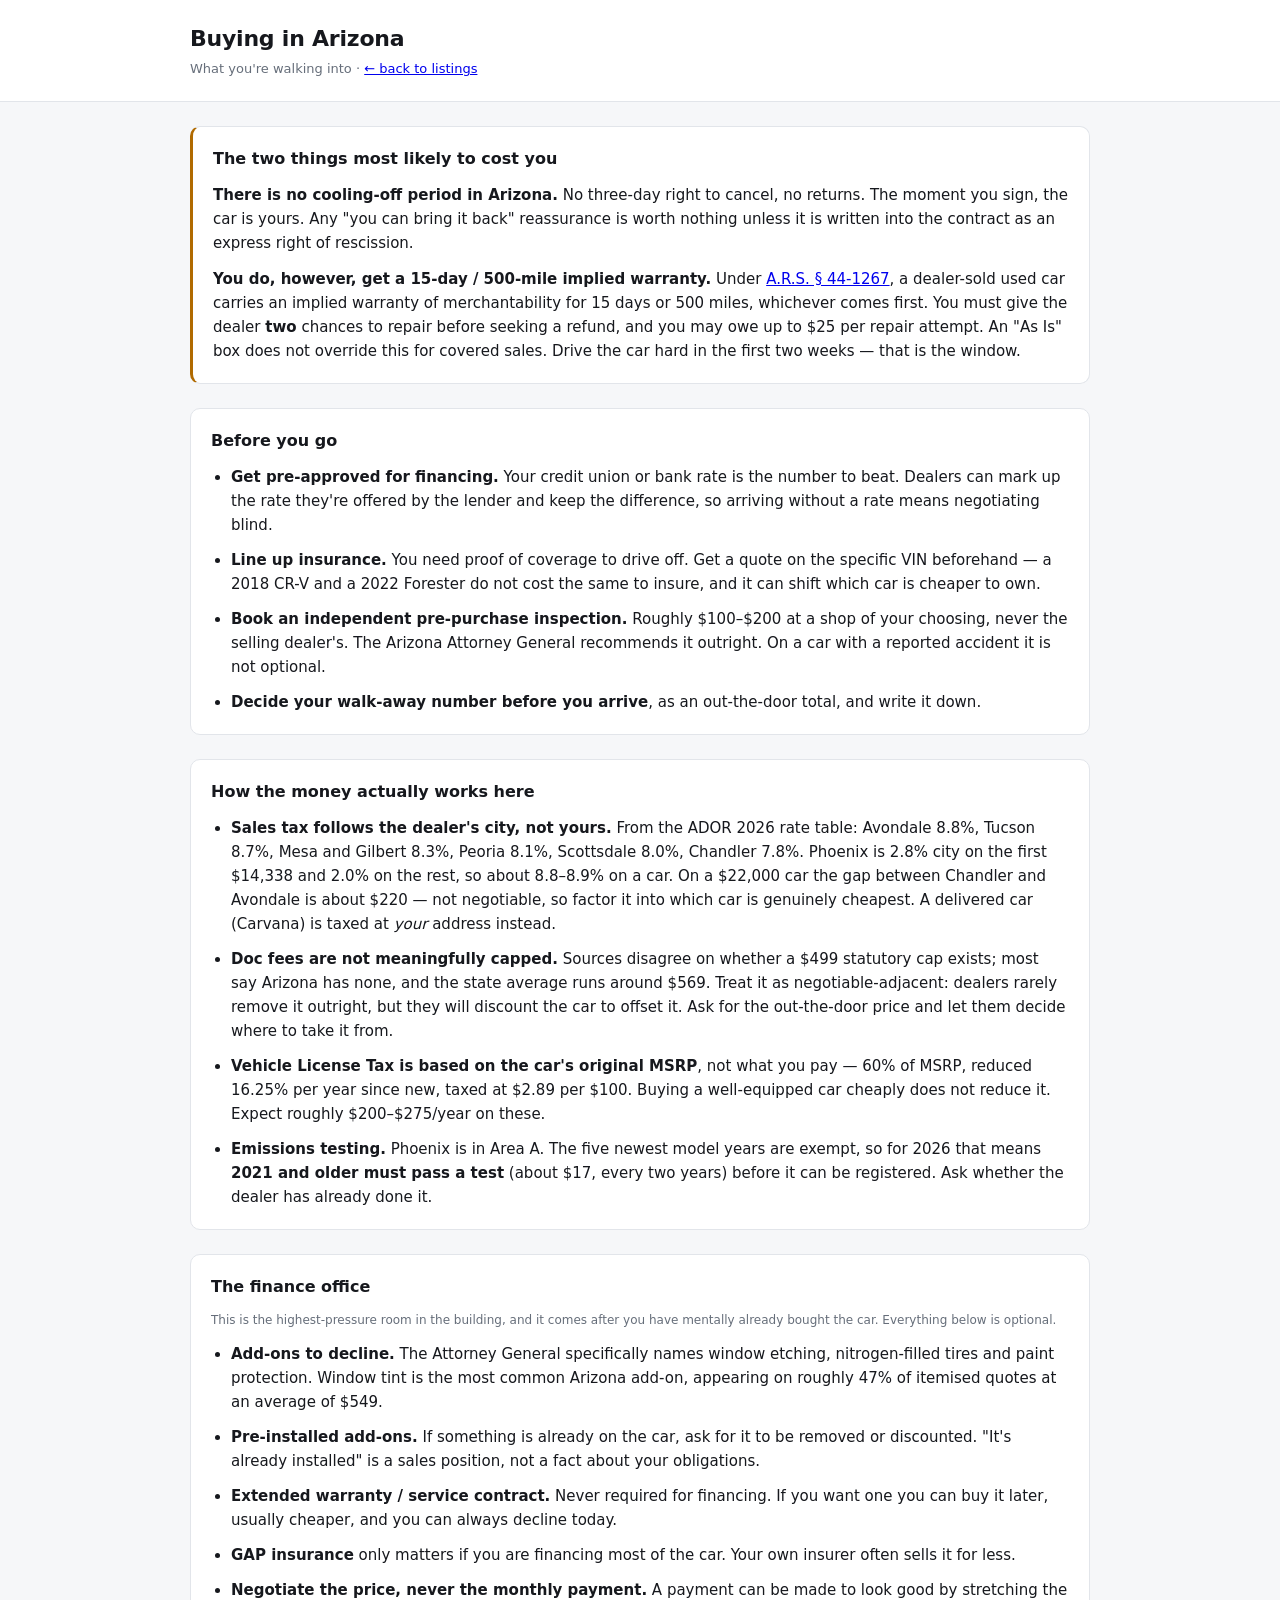
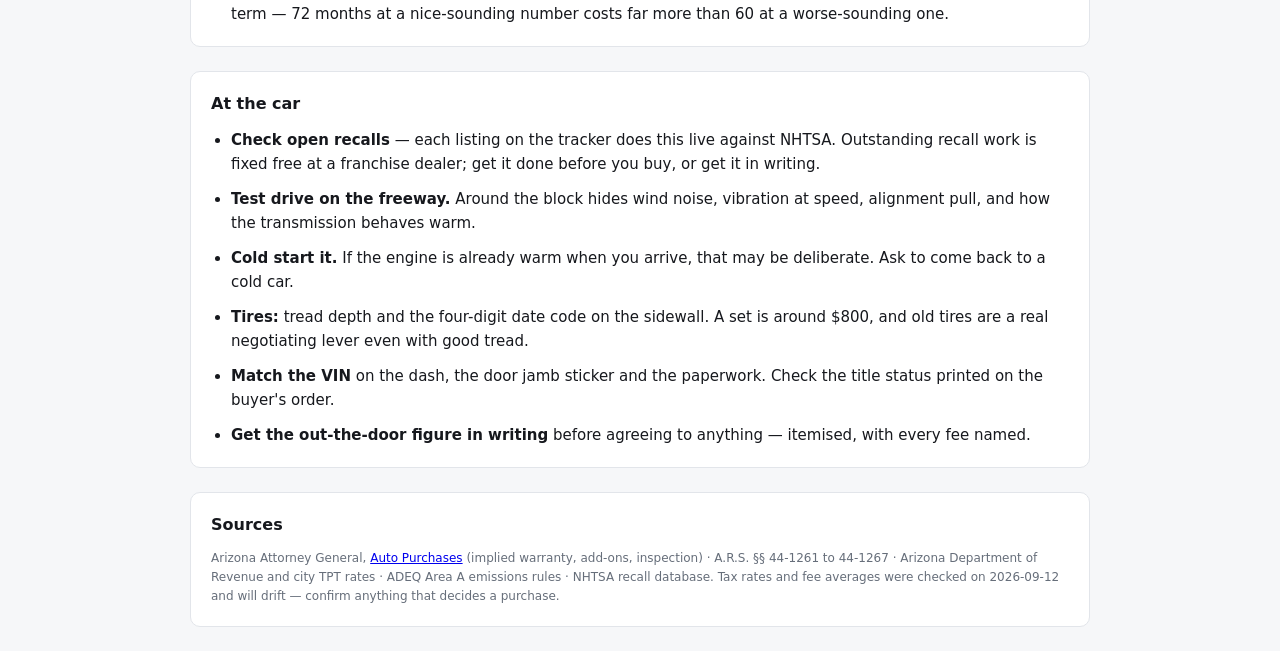
<file: buying.html>
<!doctype html>
<html lang="en">
<head>
<meta charset="utf-8">
<meta name="viewport" content="width=device-width, initial-scale=1">
<title>Buying in Arizona — Car Tracker</title>
<link rel="stylesheet" href="assets/styles.css">
</head>
<body>

<header class="topbar">
  <div class="wrap">
    <h1>Buying in Arizona</h1>
    <p class="tagline">What you're walking into &middot; <a href="index.html">&larr; back to listings</a></p>
  </div>
</header>

<main class="wrap">

  <section class="panel alert">
    <h2>The two things most likely to cost you</h2>
    <p>
      <strong>There is no cooling-off period in Arizona.</strong> No three-day right to
      cancel, no returns. The moment you sign, the car is yours. Any "you can bring it
      back" reassurance is worth nothing unless it is written into the contract as an
      express right of rescission.
    </p>
    <p>
      <strong>You do, however, get a 15-day / 500-mile implied warranty.</strong> Under
      <a href="https://www.azag.gov/consumer/tips/auto-purchases" target="_blank" rel="noopener noreferrer">A.R.S. &sect;&nbsp;44-1267</a>,
      a dealer-sold used car carries an implied warranty of merchantability for 15 days
      or 500 miles, whichever comes first. You must give the dealer <strong>two</strong>
      chances to repair before seeking a refund, and you may owe up to $25 per repair
      attempt. An "As Is" box does not override this for covered sales. Drive the car
      hard in the first two weeks &mdash; that is the window.
    </p>
  </section>

  <section class="panel">
    <h2>Before you go</h2>
    <ul class="guide">
      <li><strong>Get pre-approved for financing.</strong> Your credit union or bank
        rate is the number to beat. Dealers can mark up the rate they're offered by the
        lender and keep the difference, so arriving without a rate means negotiating
        blind.</li>
      <li><strong>Line up insurance.</strong> You need proof of coverage to drive off.
        Get a quote on the specific VIN beforehand &mdash; a 2018 CR-V and a 2022
        Forester do not cost the same to insure, and it can shift which car is cheaper
        to own.</li>
      <li><strong>Book an independent pre-purchase inspection.</strong> Roughly $100&ndash;$200
        at a shop of your choosing, never the selling dealer's. The Arizona Attorney
        General recommends it outright. On a car with a reported accident it is not
        optional.</li>
      <li><strong>Decide your walk-away number before you arrive</strong>, as an
        out-the-door total, and write it down.</li>
    </ul>
  </section>

  <section class="panel">
    <h2>How the money actually works here</h2>
    <ul class="guide">
      <li><strong>Sales tax follows the dealer's city, not yours.</strong> From the
        ADOR 2026 rate table: Avondale 8.8%, Tucson 8.7%, Mesa and Gilbert 8.3%,
        Peoria 8.1%, Scottsdale 8.0%, Chandler 7.8%. Phoenix is 2.8% city on the first
        $14,338 and 2.0% on the rest, so about 8.8&ndash;8.9% on a car. On a $22,000 car
        the gap between Chandler and Avondale is about $220 &mdash; not negotiable, so
        factor it into which car is genuinely cheapest. A delivered car (Carvana) is
        taxed at <em>your</em> address instead.</li>
      <li><strong>Doc fees are not meaningfully capped.</strong> Sources disagree on
        whether a $499 statutory cap exists; most say Arizona has none, and the state
        average runs around $569. Treat it as negotiable-adjacent: dealers rarely remove
        it outright, but they will discount the car to offset it. Ask for the
        out-the-door price and let them decide where to take it from.</li>
      <li><strong>Vehicle License Tax is based on the car's original MSRP</strong>, not
        what you pay &mdash; 60% of MSRP, reduced 16.25% per year since new, taxed at
        $2.89 per $100. Buying a well-equipped car cheaply does not reduce it. Expect
        roughly $200&ndash;$275/year on these.</li>
      <li><strong>Emissions testing.</strong> Phoenix is in Area A. The five newest
        model years are exempt, so for 2026 that means <strong>2021 and older must
        pass a test</strong> (about $17, every two years) before it can be registered.
        Ask whether the dealer has already done it.</li>
    </ul>
  </section>

  <section class="panel">
    <h2>The finance office</h2>
    <p class="hint">
      This is the highest-pressure room in the building, and it comes after you have
      mentally already bought the car. Everything below is optional.
    </p>
    <ul class="guide">
      <li><strong>Add-ons to decline.</strong> The Attorney General specifically names
        window etching, nitrogen-filled tires and paint protection. Window tint is the
        most common Arizona add-on, appearing on roughly 47% of itemised quotes at an
        average of $549.</li>
      <li><strong>Pre-installed add-ons.</strong> If something is already on the car,
        ask for it to be removed or discounted. "It's already installed" is a sales
        position, not a fact about your obligations.</li>
      <li><strong>Extended warranty / service contract.</strong> Never required for
        financing. If you want one you can buy it later, usually cheaper, and you can
        always decline today.</li>
      <li><strong>GAP insurance</strong> only matters if you are financing most of the
        car. Your own insurer often sells it for less.</li>
      <li><strong>Negotiate the price, never the monthly payment.</strong> A payment can
        be made to look good by stretching the term &mdash; 72 months at a nice-sounding
        number costs far more than 60 at a worse-sounding one.</li>
    </ul>
  </section>

  <section class="panel">
    <h2>At the car</h2>
    <ul class="guide">
      <li><strong>Check open recalls</strong> — each listing on the tracker does this
        live against NHTSA. Outstanding recall work is fixed free at a franchise dealer;
        get it done before you buy, or get it in writing.</li>
      <li><strong>Test drive on the freeway.</strong> Around the block hides wind noise,
        vibration at speed, alignment pull, and how the transmission behaves warm.</li>
      <li><strong>Cold start it.</strong> If the engine is already warm when you arrive,
        that may be deliberate. Ask to come back to a cold car.</li>
      <li><strong>Tires:</strong> tread depth and the four-digit date code on the
        sidewall. A set is around $800, and old tires are a real negotiating lever even
        with good tread.</li>
      <li><strong>Match the VIN</strong> on the dash, the door jamb sticker and the
        paperwork. Check the title status printed on the buyer's order.</li>
      <li><strong>Get the out-the-door figure in writing</strong> before agreeing to
        anything &mdash; itemised, with every fee named.</li>
    </ul>
  </section>

  <section class="panel">
    <h2>Sources</h2>
    <p class="hint">
      Arizona Attorney General,
      <a href="https://www.azag.gov/consumer/tips/auto-purchases" target="_blank" rel="noopener noreferrer">Auto Purchases</a>
      (implied warranty, add-ons, inspection) &middot; A.R.S. &sect;&sect; 44-1261 to 44-1267 &middot;
      Arizona Department of Revenue and city TPT rates &middot; ADEQ Area A emissions rules &middot;
      NHTSA recall database. Tax rates and fee averages were checked on 2026-09-12 and
      will drift &mdash; confirm anything that decides a purchase.
    </p>
  </section>

</main>
</body>
</html>
</file>
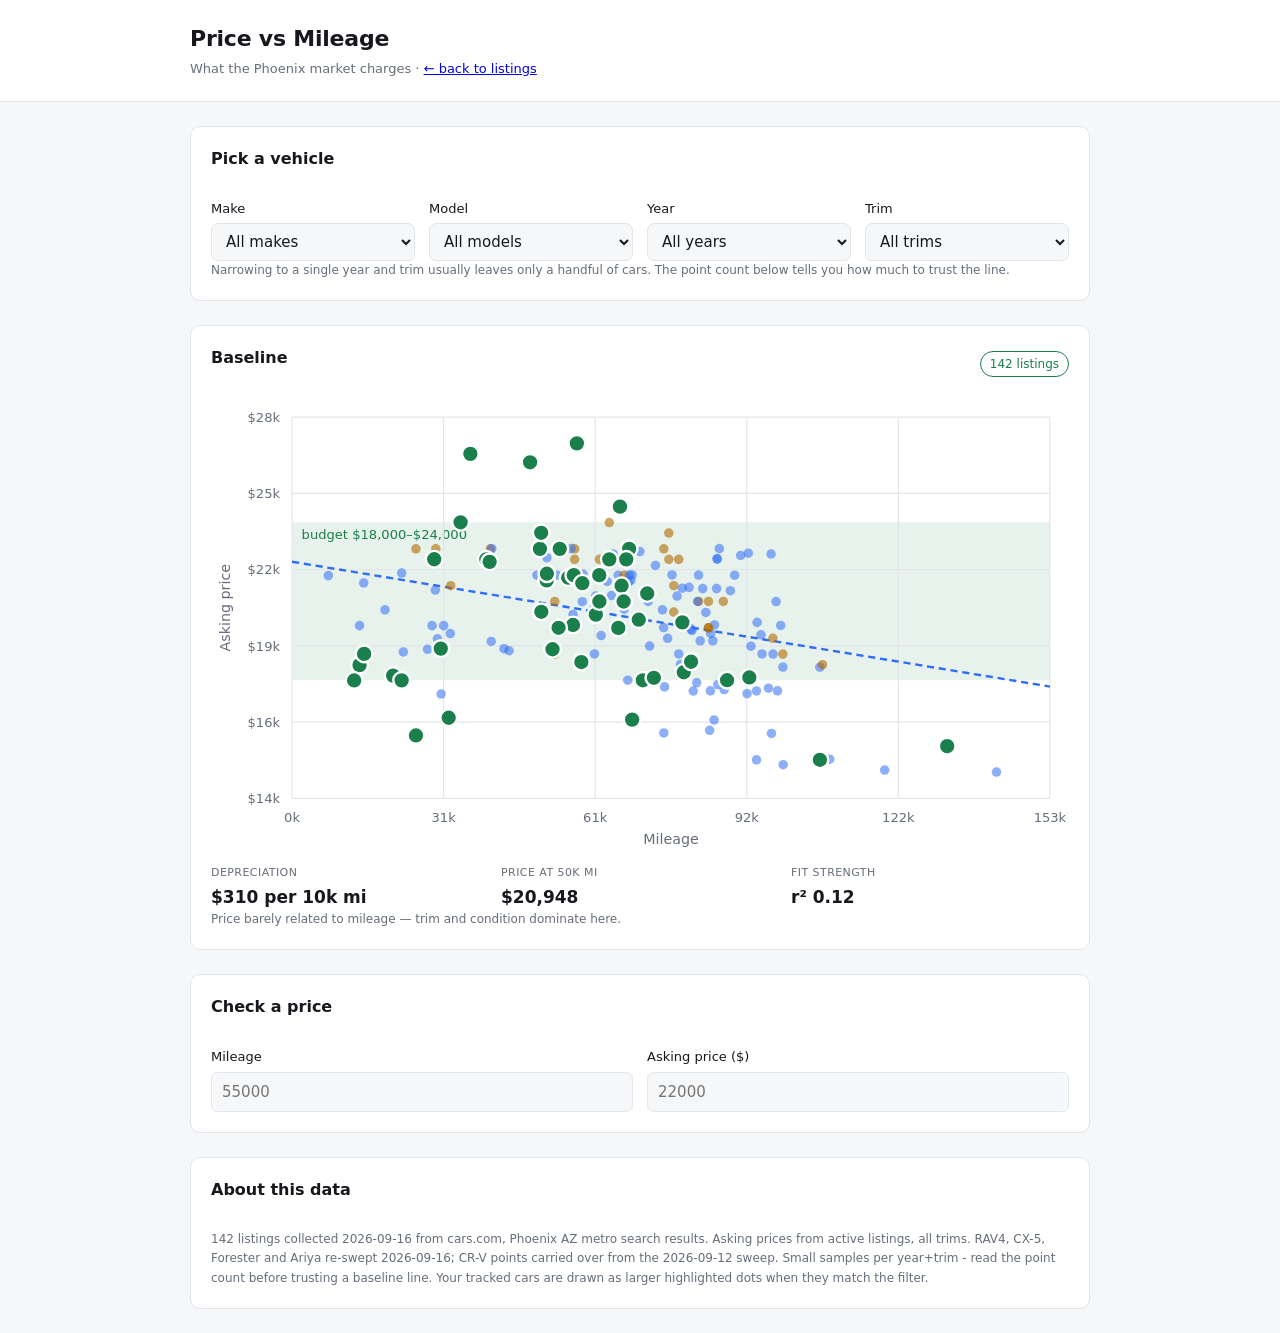
<file: market.html>
<!doctype html>
<html lang="en">
<head>
<meta charset="utf-8">
<meta name="viewport" content="width=device-width, initial-scale=1">
<title>Price vs Mileage — Car Tracker</title>
<link rel="stylesheet" href="assets/styles.css">
</head>
<body>

<header class="topbar">
  <div class="wrap">
    <h1>Price vs Mileage</h1>
    <p class="tagline">What the Phoenix market charges &middot; <a href="index.html">&larr; back to listings</a></p>
  </div>
</header>

<main class="wrap">

  <section class="panel">
    <div class="panel-head">
      <h2>Pick a vehicle</h2>
    </div>
    <div class="grid">
      <div class="field">
        <label for="fMake">Make</label>
        <select id="fMake"></select>
      </div>
      <div class="field">
        <label for="fModel">Model</label>
        <select id="fModel"></select>
      </div>
      <div class="field">
        <label for="fYear">Year</label>
        <select id="fYear"></select>
      </div>
      <div class="field">
        <label for="fTrim">Trim</label>
        <select id="fTrim"></select>
      </div>
    </div>
    <p class="hint">
      Narrowing to a single year and trim usually leaves only a handful of cars. The point
      count below tells you how much to trust the line.
    </p>
  </section>

  <section class="panel">
    <div class="panel-head">
      <h2>Baseline</h2>
      <span class="sample" id="sample"></span>
    </div>
    <div id="chart" class="chartwrap"></div>
    <div id="readout" class="readout"></div>
  </section>

  <section class="panel">
    <div class="panel-head"><h2>Check a price</h2></div>
    <div class="grid">
      <div class="field">
        <label for="qMiles">Mileage</label>
        <input type="number" id="qMiles" min="0" step="1000" placeholder="55000">
      </div>
      <div class="field">
        <label for="qPrice">Asking price ($)</label>
        <input type="number" id="qPrice" min="0" step="100" placeholder="22000">
      </div>
    </div>
    <p class="verdict" id="verdict"></p>
  </section>

  <section class="panel">
    <div class="panel-head"><h2>About this data</h2></div>
    <p class="hint" id="meta"></p>
  </section>

</main>

<script src="assets/criteria.js"></script>
<script src="assets/market.js"></script>
</body>
</html>
</file>
<file: assets/styles.css>
:root {
  color-scheme: light dark;
  --bg: #f6f7f9;
  --panel: #ffffff;
  --ink: #16181d;
  --muted: #666e7a;
  --line: #e2e5ea;
  --accent: #2f6df6;
  --good: #1a7f4b;
  --ok: #b06a00;
  --poor: #b3261e;
  --radius: 10px;
}

@media (prefers-color-scheme: dark) {
  :root {
    --bg: #12141a;
    --panel: #191c23;
    --ink: #e8eaee;
    --muted: #98a0ac;
    --line: #2a2f39;
    --accent: #6b9bff;
    --good: #4bd08b;
    --ok: #e2a33d;
    --poor: #ff7a70;
  }
}

* { box-sizing: border-box; }

body {
  margin: 0;
  background: var(--bg);
  color: var(--ink);
  font: 15px/1.5 system-ui, -apple-system, "Segoe UI", Roboto, sans-serif;
}

.wrap { max-width: 940px; margin: 0 auto; padding: 0 20px; }

.topbar {
  background: var(--panel);
  border-bottom: 1px solid var(--line);
  padding: 22px 0;
  margin-bottom: 24px;
}
.topbar h1 { margin: 0; font-size: 22px; letter-spacing: -0.01em; }
.tagline { margin: 4px 0 0; color: var(--muted); font-size: 13px; }

.panel {
  background: var(--panel);
  border: 1px solid var(--line);
  border-radius: var(--radius);
  padding: 20px;
  margin-bottom: 24px;
}
.panel-head {
  display: flex; align-items: center; justify-content: space-between;
  gap: 12px; margin-bottom: 16px; flex-wrap: wrap;
}
.panel-head h2 { margin: 0; font-size: 16px; }
.controls { display: flex; gap: 12px; align-items: center; flex-wrap: wrap; }

/* stats */
.stats { display: grid; grid-template-columns: repeat(auto-fit, minmax(140px, 1fr)); gap: 12px; margin-bottom: 24px; }
.stat {
  background: var(--panel); border: 1px solid var(--line); border-radius: var(--radius);
  padding: 14px 16px; display: flex; flex-direction: column; gap: 4px;
}
.stat .k { font-size: 12px; color: var(--muted); text-transform: uppercase; letter-spacing: .04em; }
.stat .v { font-size: 20px; font-weight: 600; }

/* form */
.grid { display: grid; grid-template-columns: repeat(auto-fit, minmax(180px, 1fr)); gap: 14px; }
.field { display: flex; flex-direction: column; gap: 5px; }
.field.span2 { grid-column: 1 / -1; }
label { font-size: 13px; font-weight: 500; }
input, select, textarea {
  font: inherit; color: var(--ink); background: var(--bg);
  border: 1px solid var(--line); border-radius: 7px; padding: 8px 10px; width: 100%;
}
input:focus, select:focus, textarea:focus { outline: 2px solid var(--accent); outline-offset: -1px; }
textarea { resize: vertical; }
.row { display: flex; gap: 8px; }
.row input { flex: 1; }
.hint { margin: 2px 0 0; font-size: 12px; color: var(--muted); }

fieldset { border: 1px solid var(--line); border-radius: var(--radius); margin: 18px 0 0; padding: 14px 16px; }
legend { font-size: 13px; font-weight: 600; padding: 0 6px; }
.checks { display: grid; grid-template-columns: repeat(auto-fit, minmax(210px, 1fr)); gap: 8px; }
.check { display: flex; align-items: center; gap: 7px; font-weight: 400; font-size: 14px; }
.check input { width: auto; }

.actions { display: flex; gap: 10px; margin-top: 18px; flex-wrap: wrap; align-items: center; }

button, .filebtn {
  font: inherit; cursor: pointer; border-radius: 7px; padding: 8px 14px;
  border: 1px solid var(--line); background: var(--bg); color: var(--ink);
}
button:hover, .filebtn:hover { border-color: var(--accent); }
button.primary { background: var(--accent); border-color: var(--accent); color: #fff; font-weight: 500; }
button.ghost { background: none; font-size: 13px; padding: 5px 10px; }
button.danger:hover { border-color: var(--poor); color: var(--poor); }

/* listings */
.listings { display: flex; flex-direction: column; gap: 14px; }
.empty { color: var(--muted); margin: 0; }

.card { border: 1px solid var(--line); border-radius: var(--radius); padding: 16px; background: var(--bg); }
.card.dead { opacity: .55; }
.card-head { display: flex; justify-content: space-between; align-items: flex-start; gap: 12px; }
.card-title { margin: 0; font-size: 16px; }
.card-sub { margin: 4px 0 0; font-size: 13px; color: var(--muted); }

.score { display: flex; align-items: baseline; font-weight: 700; white-space: nowrap; }
.score-num { font-size: 22px; }
.score-max { font-size: 12px; color: var(--muted); margin-left: 1px; }
.score.good .score-num { color: var(--good); }
.score.ok .score-num { color: var(--ok); }
.score.poor .score-num { color: var(--poor); }

.flags { list-style: none; padding: 0; margin: 10px 0 0; display: flex; flex-wrap: wrap; gap: 6px; }
.flag { font-size: 12px; padding: 3px 8px; border-radius: 20px; border: 1px solid; }
.flag.bad { color: var(--poor); border-color: var(--poor); }
.flag.warn { color: var(--ok); border-color: var(--ok); }

.pricebox { margin-top: 12px; display: flex; align-items: baseline; gap: 10px; flex-wrap: wrap; }
.price { font-size: 20px; font-weight: 600; }
.pricedelta { font-size: 13px; }
.pricedelta.down { color: var(--good); }
.pricedelta.up { color: var(--poor); }

.breakdown { margin-top: 12px; display: flex; flex-direction: column; gap: 5px; }
.bar { display: grid; grid-template-columns: 140px 1fr 52px; gap: 10px; align-items: center; font-size: 12px; }
.bl { color: var(--muted); }
.bt { background: var(--line); border-radius: 20px; height: 6px; overflow: hidden; }
.bt i { display: block; height: 100%; background: var(--accent); border-radius: 20px; }
.bv { color: var(--muted); text-align: right; }

.card-actions { margin-top: 14px; display: flex; gap: 10px; align-items: center; flex-wrap: wrap; }
.link { color: var(--accent); font-size: 13px; }

.history { margin-top: 10px; font-size: 13px; }
.history summary { cursor: pointer; color: var(--muted); }
.history ol { margin: 8px 0 0; padding-left: 20px; color: var(--muted); }

/* out-the-door cost breakdown */
.otd { margin-top: 10px; font-size: 13px; }
.otd summary { cursor: pointer; color: var(--muted); }
.otd-total { font-weight: 600; color: var(--ink); }
.otd-note { font-size: 11px; color: var(--muted); }
.otd-table { width: 100%; max-width: 340px; margin-top: 8px; border-collapse: collapse; font-size: 13px; }
.otd-table td { padding: 3px 0; color: var(--muted); }
.otd-table td.num { text-align: right; color: var(--ink); font-variant-numeric: tabular-nums; }
.otd-table tr:last-child td { border-top: 1px solid var(--line); padding-top: 6px; }

/* market chart */
.chartwrap { overflow-x: auto; }
.chart { width: 100%; min-width: 520px; height: auto; display: block; }
.chart .grid { stroke: var(--line); stroke-width: 1; }
.chart .axis { fill: var(--muted); font-size: 11px; font-family: inherit; }
.chart .axis-title { fill: var(--muted); font-size: 12px; font-family: inherit; }
.chart .fitline { stroke: var(--accent); stroke-width: 2; stroke-dasharray: 6 4; }
.chart .dot { fill: var(--accent); opacity: .55; }
/* online-only sellers (Carvana) — no test drive before buying, so distinguish them */
.chart .dot.online { fill: var(--ok); opacity: .6; }
.chart .dot.mine { fill: var(--good); opacity: 1; stroke: var(--panel); stroke-width: 2; }
.chart .budget { fill: var(--good); opacity: .10; }
.chart .badge { fill: var(--good); font-size: 11px; font-family: inherit; }

.sample { font-size: 12px; padding: 3px 9px; border-radius: 20px; border: 1px solid; }
.sample.ok   { color: var(--good); border-color: var(--good); }
.sample.thin { color: var(--ok);   border-color: var(--ok); }
.sample.poor { color: var(--poor); border-color: var(--poor); }

.readout { margin-top: 14px; }
.statrow { display: grid; grid-template-columns: repeat(auto-fit, minmax(150px, 1fr)); gap: 12px; }
.statrow > div { display: flex; flex-direction: column; gap: 3px; }
.statrow .k { font-size: 11px; color: var(--muted); text-transform: uppercase; letter-spacing: .04em; }
.statrow .v { font-size: 17px; font-weight: 600; }
.warn-note { margin: 10px 0 0; font-size: 13px; color: var(--ok); }

.verdict { margin: 4px 0 0; font-size: 14px; }
.verdict.good { color: var(--good); }
.verdict.bad  { color: var(--poor); }

/* monthly payment */
.monthly { font-size: 14px; color: var(--muted); }

/* research notes — the reasoning behind the score */
.notes {
  margin: 12px 0 0; padding: 10px 12px; font-size: 13px; line-height: 1.5;
  color: var(--ink); background: var(--panel); border-left: 3px solid var(--accent);
  border-radius: 0 6px 6px 0;
}

/* pre-purchase checklist */
.checks { margin-top: 12px; font-size: 13px; }
.checks summary { cursor: pointer; font-weight: 500; }
.checkcount { color: var(--muted); font-weight: 400; }
.checklist { list-style: none; padding: 0; margin: 10px 0 0; display: flex; flex-direction: column; gap: 7px; }
.checklist li { line-height: 1.45; }
.checklist label { display: flex; gap: 8px; align-items: flex-start; font-weight: 400; cursor: pointer; }
.checklist input { margin-top: 3px; width: auto; flex-shrink: 0; }
.checklist input:checked + span { text-decoration: line-through; color: var(--muted); }
/* car-specific items matter more than the boilerplate ones */
.checklist li.specific > label > span { color: var(--ink); }
.checklist li:not(.specific) > label > span { color: var(--muted); }

.breakdown-wrap { margin-top: 12px; font-size: 13px; }
.breakdown-wrap summary { cursor: pointer; color: var(--muted); }
.breakdown-wrap .breakdown { margin-top: 10px; }

.cmp-toggle { font-size: 13px; }

/* compare table */
.tablewrap { overflow-x: auto; }
.cmp { border-collapse: collapse; width: 100%; min-width: 480px; font-size: 13px; }
.cmp th, .cmp td { padding: 7px 10px; text-align: left; border-bottom: 1px solid var(--line); }
.cmp th { font-size: 13px; vertical-align: bottom; }
.cmp th .sub { font-weight: 400; color: var(--muted); font-size: 12px; }
.cmp td.lbl { color: var(--muted); white-space: nowrap; }
.cmp td.best { color: var(--good); font-weight: 600; }

/* comparable value box */
.valuebox {
  margin-top: 12px; padding: 10px 12px; border: 1px solid var(--line);
  border-radius: 7px; display: flex; flex-direction: column; gap: 3px; font-size: 13px;
}
.vb-label { font-size: 11px; text-transform: uppercase; letter-spacing: .04em; color: var(--muted); }
.vb-range { font-size: 16px; font-weight: 600; }
.vb-mid { color: var(--muted); font-size: 12px; }
.vb-verdict { margin-top: 2px; }
.vb-verdict.good { color: var(--good); }
.vb-verdict.bad { color: var(--poor); }
.vb-dep { margin-top: 5px; font-size: 12px; color: var(--muted); line-height: 1.45; }
.vb-dep.good { color: var(--good); }
.vb-dep.bad { color: var(--ok); }
.vb-kbb { margin-top: 4px; }
.vb-kbb a { color: var(--accent); }

/* powertrain longevity */
.longevity {
  margin-top: 12px; padding: 10px 12px; border-radius: 7px; font-size: 13px;
  line-height: 1.5; display: flex; flex-direction: column; gap: 4px;
  border-left: 3px solid var(--line); background: var(--panel);
}
.longevity.strong  { border-left-color: var(--good); }
.longevity.ok      { border-left-color: var(--accent); }
.longevity.caution { border-left-color: var(--ok); }
.lng-label {
  font-size: 11px; text-transform: uppercase; letter-spacing: .04em; font-weight: 600;
  color: var(--muted);
}
.longevity.strong  .lng-label { color: var(--good); }
.longevity.caution .lng-label { color: var(--ok); }
.lng-brand {
  margin-top: 4px; padding-top: 6px; border-top: 1px solid var(--line);
  font-size: 12px; color: var(--muted);
}
.lng-brand strong { color: var(--ink); }

/* recalls */
.recalls { margin-top: 12px; font-size: 13px; }
.recalls summary { cursor: pointer; font-weight: 500; }
.recall-count { font-weight: 400; color: var(--muted); }
.recall-count.ok { color: var(--good); }
.recall-count.warn { color: var(--ok); }
.recall-count.bad { color: var(--poor); }
.recall-list { list-style: none; padding: 0; margin: 10px 0 0; display: flex; flex-direction: column; gap: 10px; }
.recall-list li { border-left: 2px solid var(--line); padding-left: 10px; }
.rc-head { display: flex; gap: 8px; align-items: baseline; flex-wrap: wrap; }
.rc-id { color: var(--muted); font-size: 11px; }
.rc-flag { font-size: 10px; padding: 2px 6px; border-radius: 20px; border: 1px solid; letter-spacing: .03em; }
.rc-flag.bad { color: var(--poor); border-color: var(--poor); }
.rc-consequence { color: var(--muted); margin-top: 3px; line-height: 1.45; }

.vinlookup {
  margin: 8px 0 12px; padding: 10px 12px; border: 1px solid var(--accent);
  border-radius: 7px; display: flex; flex-direction: column; gap: 7px;
}
.vinlookup.none { border-color: var(--line); }
.vl-row { display: flex; gap: 10px; align-items: center; flex-wrap: wrap; }
.vl-vin { font-family: ui-monospace, SFMono-Regular, Menlo, monospace; font-size: 13px; letter-spacing: .02em; }
.vl-links { display: flex; gap: 14px; flex-wrap: wrap; font-size: 13px; }
.vl-links a { color: var(--accent); }
.vinlookup .hint { margin: 0; }

/* buying guide */
.panel.alert { border-left: 3px solid var(--ok); }
.panel h2 { margin: 0 0 12px; font-size: 16px; }
.panel p { line-height: 1.6; margin: 0 0 12px; }
.panel p:last-child { margin-bottom: 0; }
ul.guide { margin: 0; padding-left: 20px; display: flex; flex-direction: column; gap: 11px; line-height: 1.6; }
ul.guide strong { color: var(--ink); }

.sr-only { position: absolute; width: 1px; height: 1px; overflow: hidden; clip: rect(0 0 0 0); }

@media (max-width: 560px) {
  .bar { grid-template-columns: 110px 1fr 46px; }
}

/* Data freshness banner. A car listing goes stale fast - sold, delisted, repriced -
   so the page says out loud how old its own data is rather than looking authoritative
   about a week-old snapshot. */
.freshness {
  display: flex; align-items: center; gap: 10px; flex-wrap: wrap;
  border: 1px solid var(--line); border-radius: var(--radius);
  background: var(--panel); padding: 10px 14px; margin-bottom: 16px;
  font-size: 13px; color: var(--muted);
}
.freshness .fdot {
  width: 8px; height: 8px; border-radius: 50%; flex: none;
  background: var(--muted);
}
.freshness.fresh .fdot { background: var(--good); }
.freshness.aging .fdot { background: var(--ok); }
.freshness.stale .fdot { background: var(--poor); }
.freshness.stale  { border-color: var(--poor); }
.freshness.aging  { border-color: var(--ok); }
.freshness .ftext { flex: 1 1 auto; min-width: 0; }
.freshness .ftext b { color: var(--ink); font-weight: 600; }
.freshness.stale .ftext b { color: var(--poor); }
.freshness .fbtn { flex: none; font-size: 12px; padding: 5px 10px; }
.card-verified { font-size: 12px; color: var(--muted); margin: 6px 0 0; }
.card-verified.stale { color: var(--ok); }

/* ---- card slimming ----
   The cards had grown past 800px, taller than the viewport, so the page showed one
   car at a time. The value box and the longevity panel were the two worst offenders
   at ~160px each, always open. Both now fold behind a one-line summary carrying the
   conclusion, which is the only part worth seeing at a glance. */
.card-head { align-items: flex-start; }
.card-headline { min-width: 0; }
.badges { display: flex; flex-wrap: wrap; gap: 6px; margin: 5px 0 0; }
.badge {
  display: inline-flex; align-items: center; gap: 5px;
  font-size: 11px; line-height: 1; padding: 4px 7px; border-radius: 20px;
  border: 1px solid var(--line); color: var(--muted); white-space: nowrap;
}
.badge-new {
  border-color: var(--good); color: var(--good); font-weight: 600;
  letter-spacing: .04em; text-transform: uppercase;
}
.badge-check::before {
  content: ''; width: 6px; height: 6px; border-radius: 50%;
  background: var(--good); flex: none;
}
.badge-check.aging::before { background: var(--ok); }
.badge-check.stale::before { background: var(--poor); }
.badge-check.stale { color: var(--poor); border-color: var(--poor); }

/* Folded detail sections. The summary line states the finding; opening shows the
   working behind it. */
.fold { border-top: 1px solid var(--line); padding-top: 8px; margin-top: 8px; }
.fold > .fold-sum {
  cursor: pointer; font-size: 13px; list-style: none;
  display: flex; align-items: baseline; gap: 8px; flex-wrap: wrap;
}
.fold > .fold-sum::-webkit-details-marker { display: none; }
.fold > .fold-sum::after {
  content: '▸'; color: var(--muted); font-size: 10px; margin-left: auto; flex: none;
}
.fold[open] > .fold-sum::after { content: '▾'; }
.fold > .fold-sum:hover { color: var(--accent); }
.fold .sum-k { color: var(--muted); }
.fold .sum-v { font-weight: 600; }
.fold .sum-v.good { color: var(--good); }
.fold .sum-v.bad  { color: var(--poor); }
.fold .sum-v.ok   { color: var(--ok); }
.fold .valuebox, .fold .longevity { margin-top: 10px; }

/* Notes stay on the face of the card - they carry the reasoning and hiding them
   behind a click defeats the point - but they are clamped so one long note cannot
   push everything else off the screen. */
.notes-wrap { margin-top: 10px; }
.notes-wrap .notes {
  display: -webkit-box; -webkit-box-orient: vertical; -webkit-line-clamp: 3;
  overflow: hidden;
}
.notes-wrap.open .notes { display: block; overflow: visible; }
.notes-more {
  margin-top: 4px; padding: 0; border: 0; background: none;
  color: var(--accent); font-size: 12px; cursor: pointer; width: auto;
}
.notes-more:hover { text-decoration: underline; }

/* Where the car is listed. Carries the delivery fee when there is one, because that
   is the practical difference between a Carvana car and a local dealer's. */
.badge-src { border-color: var(--line); color: var(--muted); }
.badge-src.has-ship { border-color: var(--ok); color: var(--ok); }
.badge-src b { font-weight: 600; }

/* Listing photo. Hotlinked from the marketplace's own CDN rather than copied into
   this repo — which also means a photo that stops loading is itself a signal that
   the listing has gone. The image is hidden on error so a dead link leaves a clean
   card instead of a broken-image icon. */
.card { display: flex; gap: 14px; align-items: flex-start; }
.card-main { flex: 1 1 auto; min-width: 0; }
.card-photo {
  flex: none; width: 168px; display: block; border-radius: 8px; overflow: hidden;
  border: 1px solid var(--line); background: var(--line); line-height: 0;
}
.card-photo img { width: 100%; height: 126px; object-fit: cover; display: block; }
.card-photo:hover { border-color: var(--accent); }
.card.dead .card-photo img { filter: grayscale(1); opacity: .5; }

@media (max-width: 640px) {
  .card { flex-direction: column; }
  .card-photo { width: 100%; }
  .card-photo img { height: 180px; }
}

/* Model filter. A single-select dropdown could not express "CR-V and RAV4", which
   is the actual question being asked of this list, so it is a row of toggles.
   Nothing selected means everything - an empty filter should not mean an empty page. */
.modelfilter { display: flex; flex-wrap: wrap; gap: 8px; margin: 0 0 14px; }
.chip {
  font: inherit; font-size: 13px; line-height: 1; cursor: pointer;
  padding: 7px 12px; border-radius: 20px; width: auto;
  border: 1px solid var(--line); background: var(--bg); color: var(--ink);
  display: inline-flex; align-items: center; gap: 6px;
}
.chip:hover { border-color: var(--accent); }
.chip .chip-n { color: var(--muted); font-size: 12px; }
.chip[aria-pressed="true"] {
  background: var(--accent); border-color: var(--accent); color: #fff; font-weight: 500;
}
.chip[aria-pressed="true"] .chip-n { color: #fff; opacity: .75; }
.chip.chip-all { border-style: dashed; }
.chip.chip-all[aria-pressed="true"] { border-style: solid; }

/* Cost to own. Purchase price is the wrong number to optimise for a car you intend
   to keep until it dies, so the all-in figure sits next to it. */
.ownbox { display: grid; gap: 6px; font-size: 13px; }
.ownbox .ow-row { display: flex; justify-content: space-between; gap: 12px; }
.ownbox .ow-row .ow-k { color: var(--muted); }
.ownbox .ow-total { border-top: 1px solid var(--line); padding-top: 6px; font-weight: 600; }
.ownbox .ow-note { color: var(--muted); font-size: 12px; line-height: 1.45; }
.ownbox .ow-warn { color: var(--ok); font-size: 12px; line-height: 1.45; }

.badge-lot.high   { border-color: var(--good); color: var(--good); font-weight: 600; }
.badge-lot.medium { border-color: var(--ok);   color: var(--ok); }

/* Seat material. Amber heads-up - not preferred, but not a dealbreaker, so it does
   not touch the score. */
.badge-leather { border-color: var(--ok); color: var(--ok); font-weight: 600; }

/* Private seller: no Arizona sales tax and no doc fee, but no implied warranty. */
.badge-private { border-color: var(--accent); color: var(--accent); font-weight: 600; }
</file>
